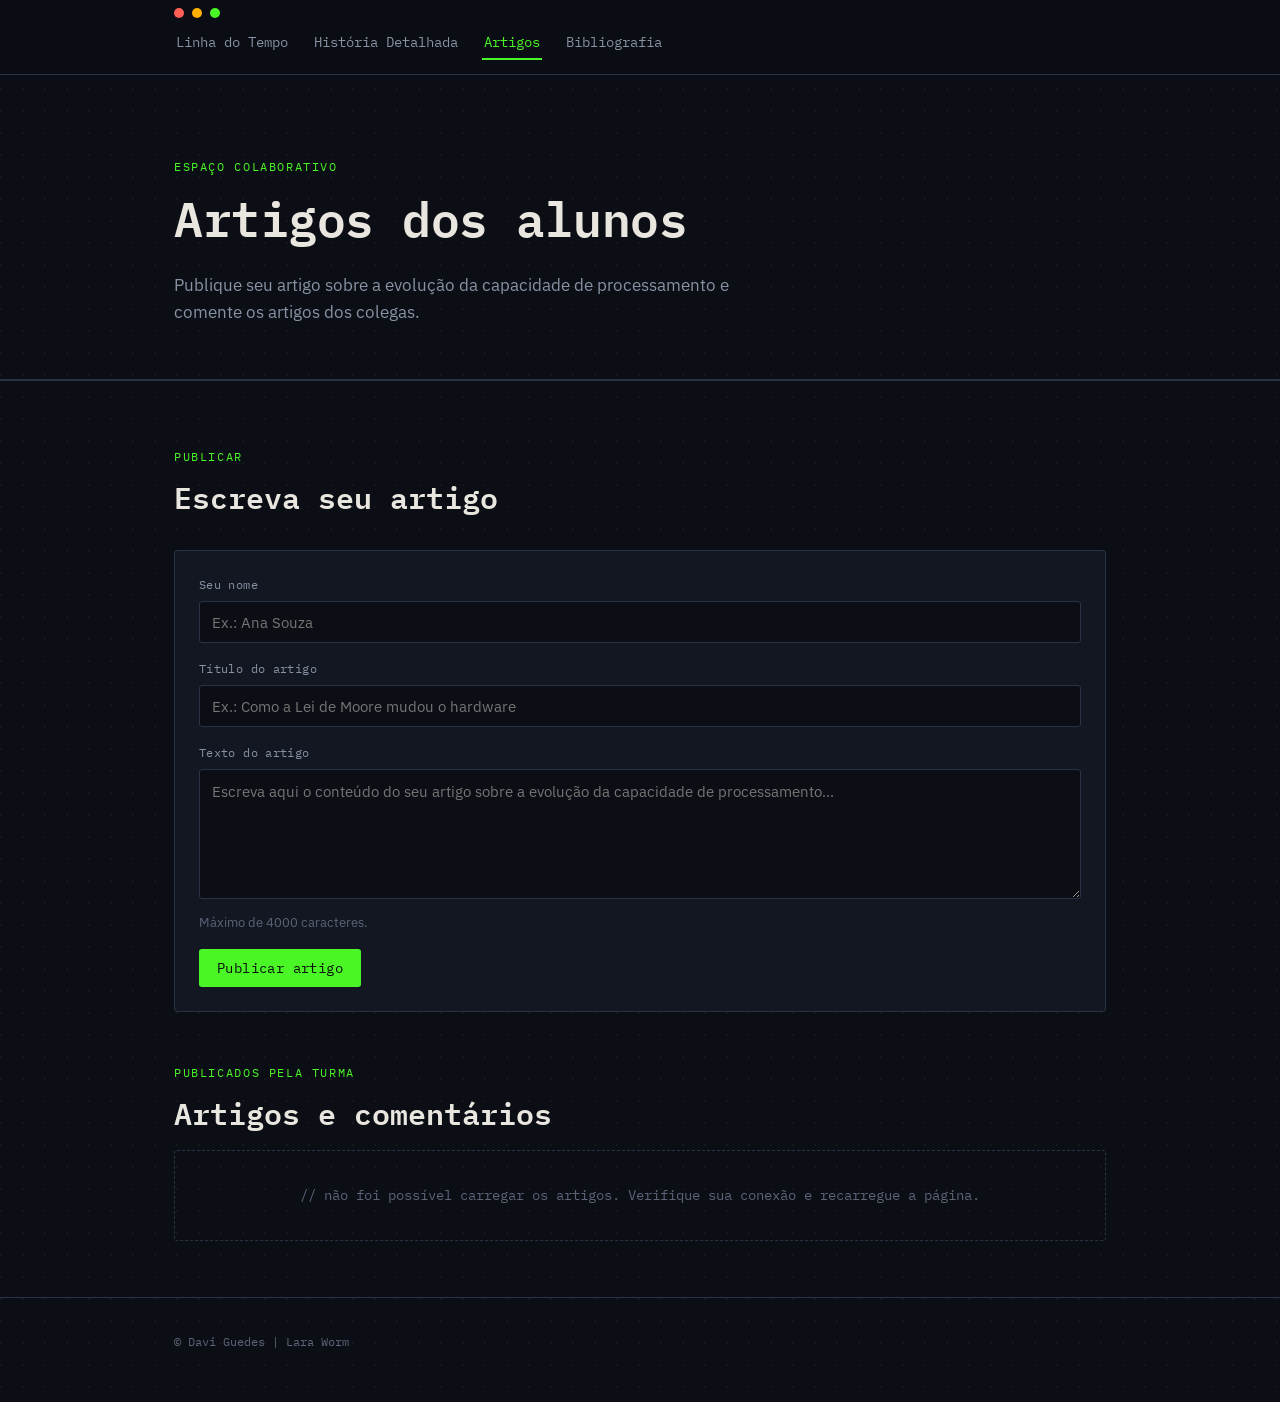
<file: artigos.html>
<!DOCTYPE html>
<html lang="pt-BR">
<head>
<meta charset="UTF-8" />
<meta name="viewport" content="width=device-width, initial-scale=1.0" />
<title>Artigos</title>
<meta name="description" content="Espaço para alunos publicarem artigos sobre a evolução da capacidade de processamento e comentarem os artigos dos colegas." />
<link rel="preconnect" href="https://fonts.googleapis.com">
<link rel="preconnect" href="https://fonts.gstatic.com" crossorigin>
<link href="https://fonts.googleapis.com/css2?family=IBM+Plex+Mono:wght@400;500;600;700&family=IBM+Plex+Sans:wght@400;500;600&display=swap" rel="stylesheet">
<link rel="stylesheet" href="style.css" />
</head>
<body>

<header class="terminal-nav">
  <div class="titlebar">
    <span class="dot red"></span><span class="dot yellow"></span><span class="dot green"></span>
  </div>
  <nav aria-label="Navegação principal">
    <a href="index.html">Linha do Tempo</a>
    <a href="historia.html">História Detalhada</a>
    <a href="artigos.html" aria-current="page">Artigos</a>
    <a href="bibliografia.html">Bibliografia</a>
  </nav>
</header>

<main>
  <section class="hero" style="padding-bottom:36px;">
    <div class="container">
      <p class="eyebrow">Espaço colaborativo</p>
      <h1>Artigos dos alunos</h1>
      <p class="hero-sub lede">
        Publique seu artigo sobre a evolução da capacidade de processamento e comente os artigos dos colegas.
      </p>
    </div>
  </section>

  <section>
    <div class="container">

      <div class="section-head">
        <p class="eyebrow">Publicar</p>
        <h2>Escreva seu artigo</h2>
      </div>

      <form id="article-form" class="form-card reveal">
        <div class="form-row">
          <label for="author">Seu nome</label>
          <input type="text" id="author" name="author" placeholder="Ex.: Ana Souza" maxlength="60" required />
        </div>
        <div class="form-row">
          <label for="title">Título do artigo</label>
          <input type="text" id="title" name="title" placeholder="Ex.: Como a Lei de Moore mudou o hardware" maxlength="120" required />
        </div>
        <div class="form-row">
          <label for="body">Texto do artigo</label>
          <textarea id="body" name="body" placeholder="Escreva aqui o conteúdo do seu artigo sobre a evolução da capacidade de processamento..." maxlength="4000" required></textarea>
          <p class="form-hint">Máximo de 4000 caracteres.</p>
        </div>
        <button type="submit" class="btn">Publicar artigo</button>
      </form>

      <div class="feed-head">
        <div>
          <p class="eyebrow">Publicados pela turma</p>
          <h2 style="margin-bottom:0;">Artigos e comentários</h2>
        </div>
      </div>

      <div id="articles-feed" aria-live="polite">
        <div class="empty-state">// carregando artigos...</div>
      </div>

    </div>
  </section>
</main>

<footer>
  <div class="container">
    <p>&copy; Davi Guedes  |  Lara Worm</p>
  </div>
</footer>

<script src="script.js"></script>
</body>
</html>
</file>
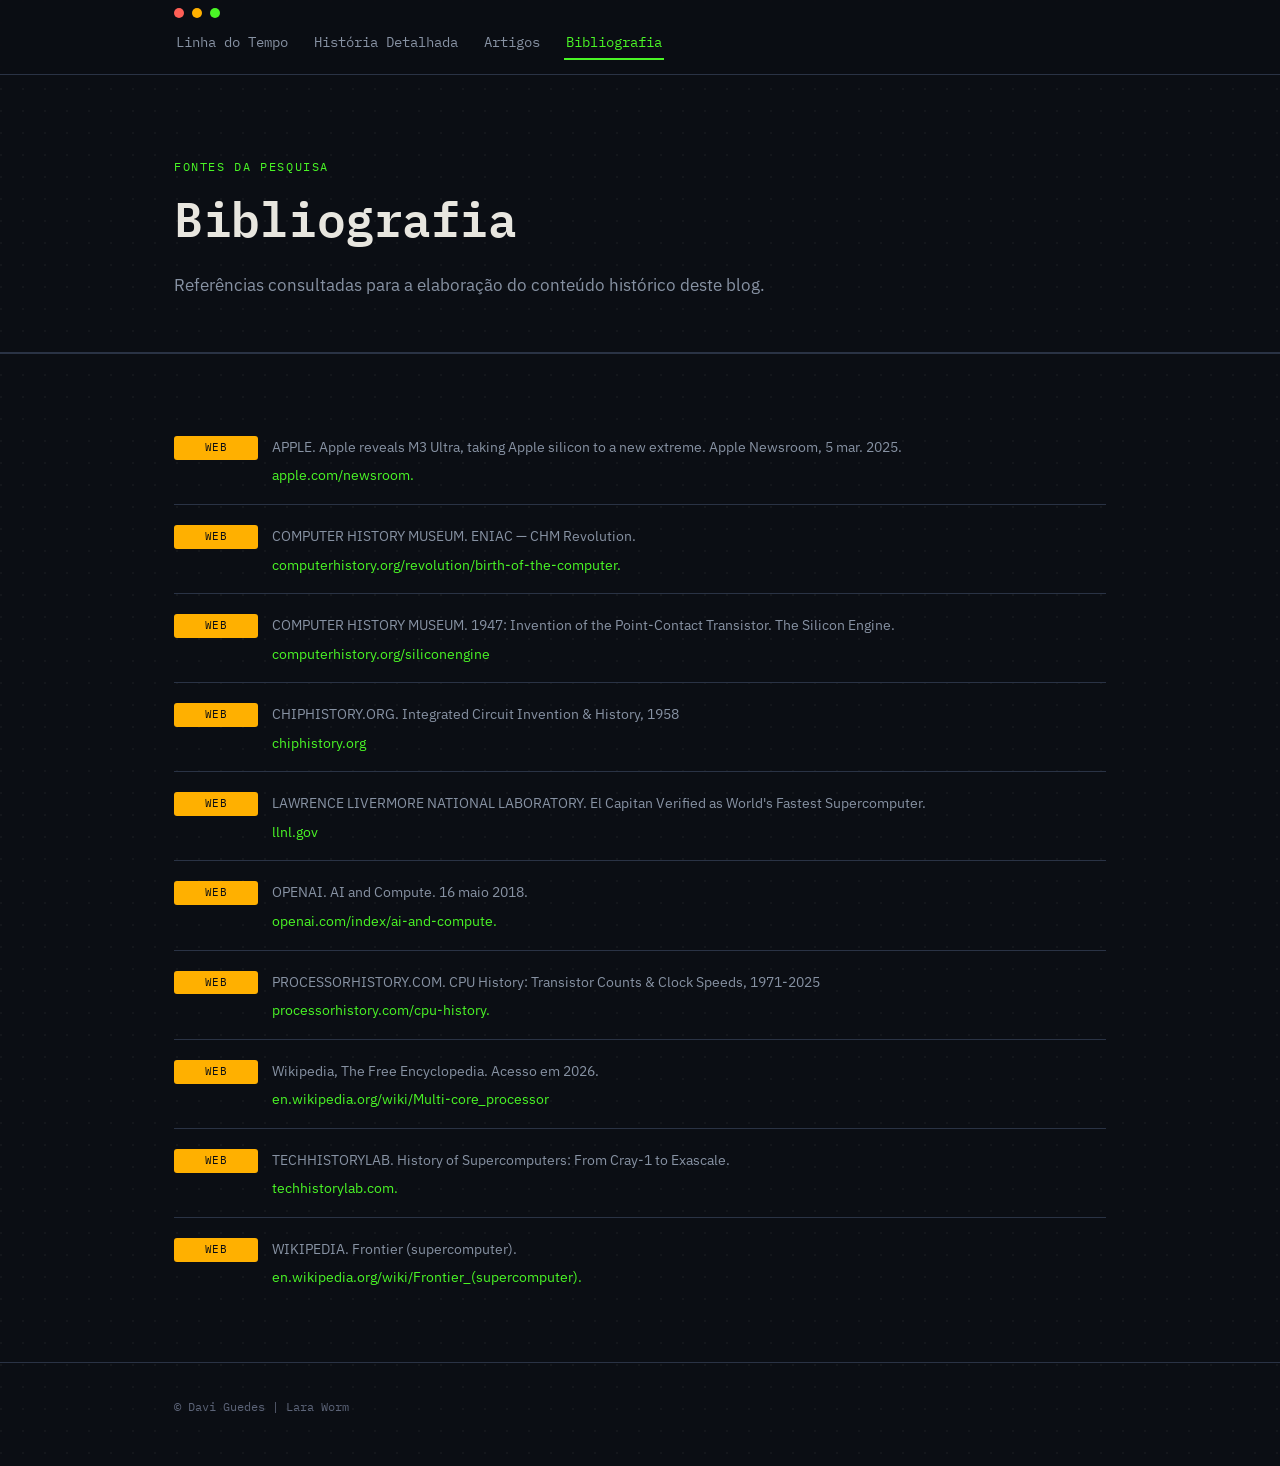
<file: bibliografia.html>
<!DOCTYPE html>
<html lang="pt-BR">
<head>
<meta charset="UTF-8" />
<meta name="viewport" content="width=device-width, initial-scale=1.0" />
<title>Bibliografia</title>
<meta name="description" content="Fontes e referências utilizadas na construção do blog sobre a evolução da capacidade de processamento." />
<link rel="preconnect" href="https://fonts.googleapis.com">
<link rel="preconnect" href="https://fonts.gstatic.com" crossorigin>
<link href="https://fonts.googleapis.com/css2?family=IBM+Plex+Mono:wght@400;500;600;700&family=IBM+Plex+Sans:wght@400;500;600&display=swap" rel="stylesheet">
<link rel="stylesheet" href="style.css" />
</head>
<body>

<header class="terminal-nav">
  <div class="titlebar">
    <span class="dot red"></span><span class="dot yellow"></span><span class="dot green"></span>
  </div>
  <nav aria-label="Navegação principal">
    <a href="index.html">Linha do Tempo</a>
    <a href="historia.html">História Detalhada</a>
    <a href="artigos.html">Artigos</a>
    <a href="bibliografia.html" aria-current="page">Bibliografia</a>
  </nav>
</header>

<main>
  <section class="hero" style="padding-bottom:36px;">
    <div class="container">
      <p class="eyebrow">Fontes da pesquisa</p>
      <h1>Bibliografia</h1>
      <p class="hero-sub lede">
        Referências consultadas para a elaboração do conteúdo histórico deste blog.
      </p>
    </div>
  </section>

  <section>
    <div class="container">

      <div class="biblio-list">

        <div class="biblio-item reveal">
          <span class="biblio-tag">WEB</span>
          <div>
            <p class="biblio-meta">APPLE. Apple reveals M3 Ultra, taking Apple silicon to a new extreme. Apple Newsroom, 5 mar. 2025.</p>
            <a href="https://www.apple.com/newsroom./" target="_blank" rel="noopener">apple.com/newsroom.</a>
          </div>
        </div>

        <div class="biblio-item reveal">
          <span class="biblio-tag">WEB</span>
          <div>
            <p class="biblio-meta">COMPUTER HISTORY MUSEUM. ENIAC — CHM Revolution.</p>
            <a href="https://computerhistory.org/" target="_blank" rel="noopener">computerhistory.org/revolution/birth-of-the-computer.</a>
          </div>
        </div>

        <div class="biblio-item reveal">
          <span class="biblio-tag">WEB</span>
          <div>
            <p class="biblio-meta">COMPUTER HISTORY MUSEUM. 1947: Invention of the Point-Contact Transistor. The Silicon Engine.</p>
            <a href="https://www.computerhistory.org/siliconengine/" target="_blank" rel="noopener">computerhistory.org/siliconengine</a>
          </div>
        </div>

        <div class="biblio-item reveal">
          <span class="biblio-tag">WEB</span>
          <div>
            <p class="biblio-meta">CHIPHISTORY.ORG. Integrated Circuit Invention & History, 1958</p>
            <a href=" https://www.chiphistory.org/" target="_blank" rel="noopener"> chiphistory.org</a>
          </div>
        </div>

        <div class="biblio-item reveal">
          <span class="biblio-tag">WEB</span>
          <div>
            <p class="biblio-meta">LAWRENCE LIVERMORE NATIONAL LABORATORY. El Capitan Verified as World's Fastest Supercomputer.</p>
            <a href="https://www.llnl.gov/" target="_blank" rel="noopener">llnl.gov</a>
          </div>
        </div>

        <div class="biblio-item reveal">
          <span class="biblio-tag">WEB</span>
          <div>
            <p class="biblio-meta">OPENAI. AI and Compute. 16 maio 2018.</p>
            <a href="https://openai.com/index/ai-and-compute/" rel="noopener">openai.com/index/ai-and-compute.</a>
          </div>
        </div>

        <div class="biblio-item reveal">
          <span class="biblio-tag">WEB</span>
          <div>
            <p class="biblio-meta">PROCESSORHISTORY.COM. CPU History: Transistor Counts & Clock Speeds, 1971-2025</p>
            <a href="https://processorhistory.com/cpu-history/" target="_blank" rel="noopener">processorhistory.com/cpu-history.</a>
          </div>
        </div>

        <div class="biblio-item reveal">
          <span class="biblio-tag">WEB</span>
          <div>
            <p class="biblio-meta">Wikipedia, The Free Encyclopedia. Acesso em 2026.</p>
            <a href="https://en.wikipedia.org/wiki/Multi-core_processor" target="_blank" rel="noopener">en.wikipedia.org/wiki/Multi-core_processor</a>
          </div>
        </div>

        <div class="biblio-item reveal">
          <span class="biblio-tag">WEB</span>
          <div>
            <p class="biblio-meta">TECHHISTORYLAB. History of Supercomputers: From Cray-1 to Exascale.</p>
            <a href="https://techhistorylab.com/" target="_blank" rel="noopener">techhistorylab.com.</a>
          </div>
        </div>

        <div class="biblio-item reveal">
          <span class="biblio-tag">WEB</span>
          <div>
            <p class="biblio-meta">WIKIPEDIA. Frontier (supercomputer).</p>
            <a href="https://en.wikipedia.org/wiki/Frontier_(supercomputer)" target="_blank" rel="noopener">en.wikipedia.org/wiki/Frontier_(supercomputer).</a>
          </div>
        </div>

      </div>

    </div>
  </section>
</main>

<footer>
  <div class="container">
    <p>&copy; Davi Guedes  |  Lara Worm</p>
  </div>
</footer>

<script src="script.js"></script>
</body>
</html>
</file>
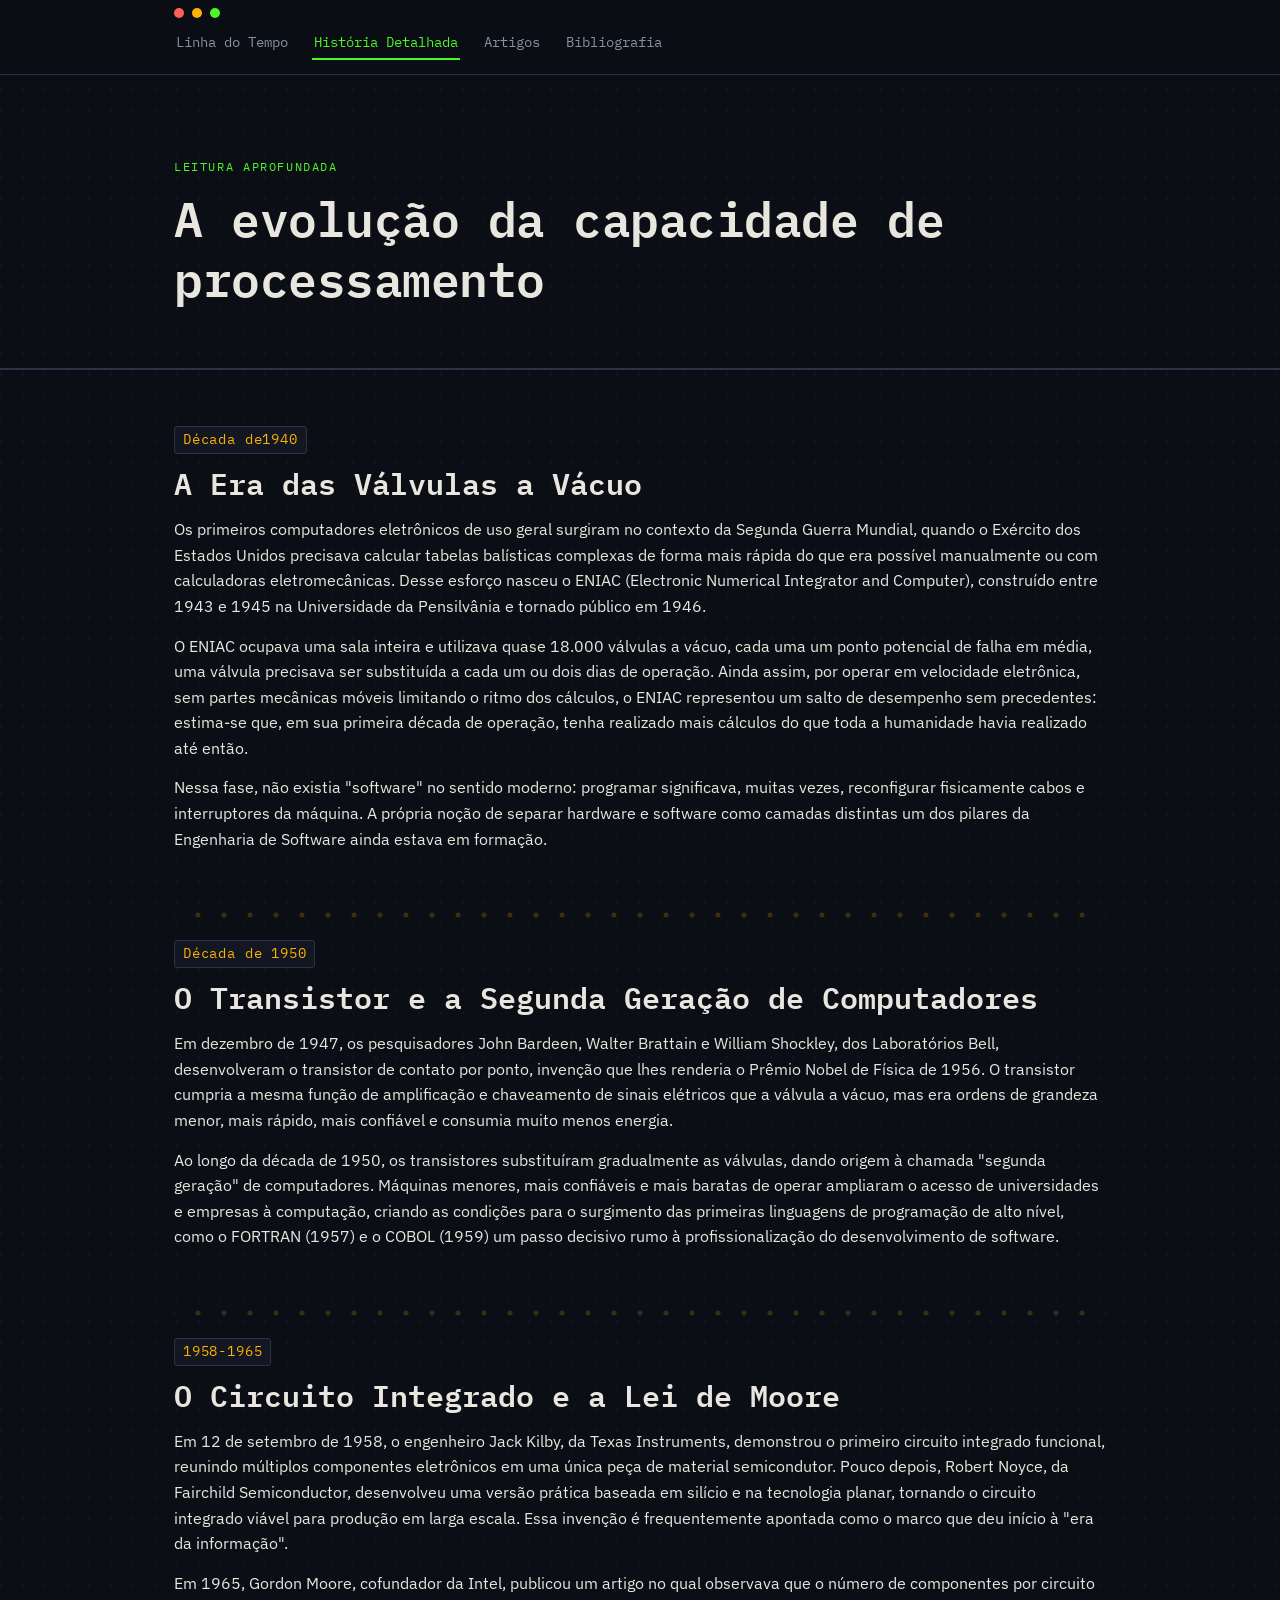
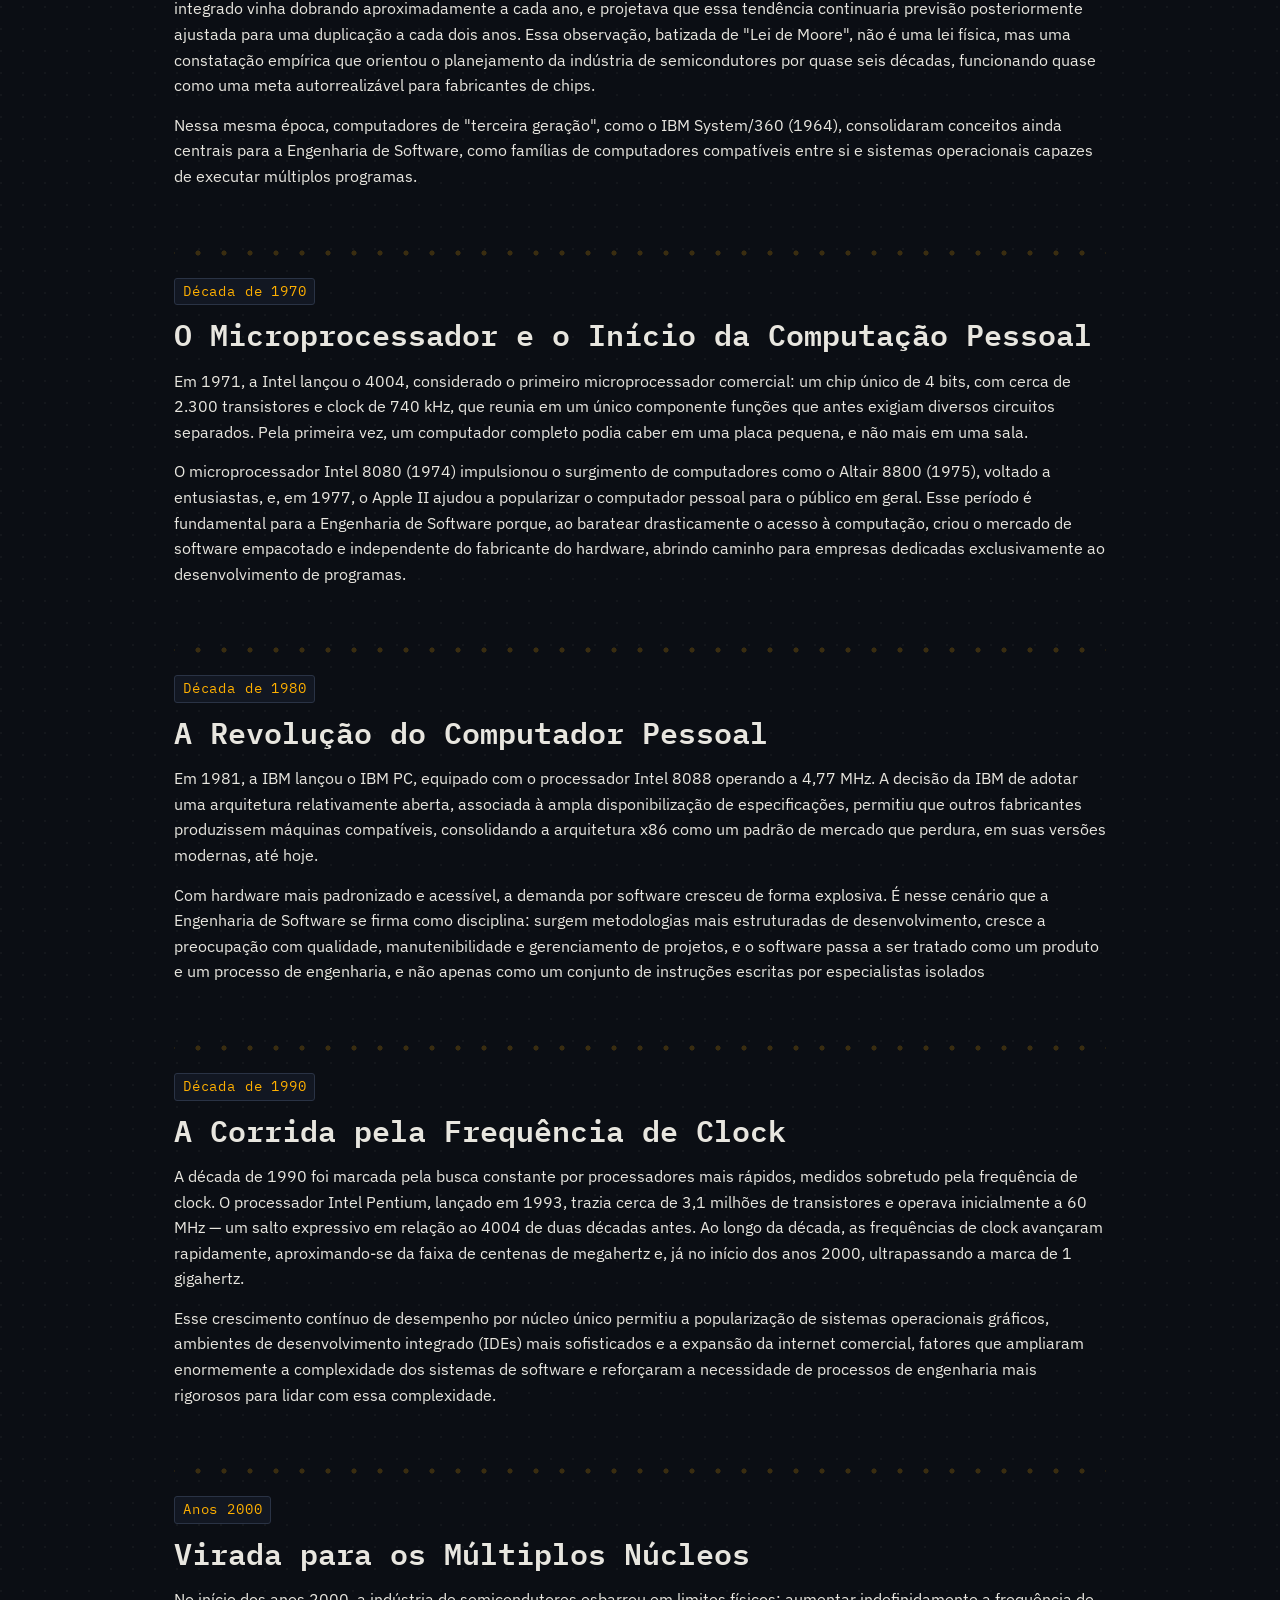
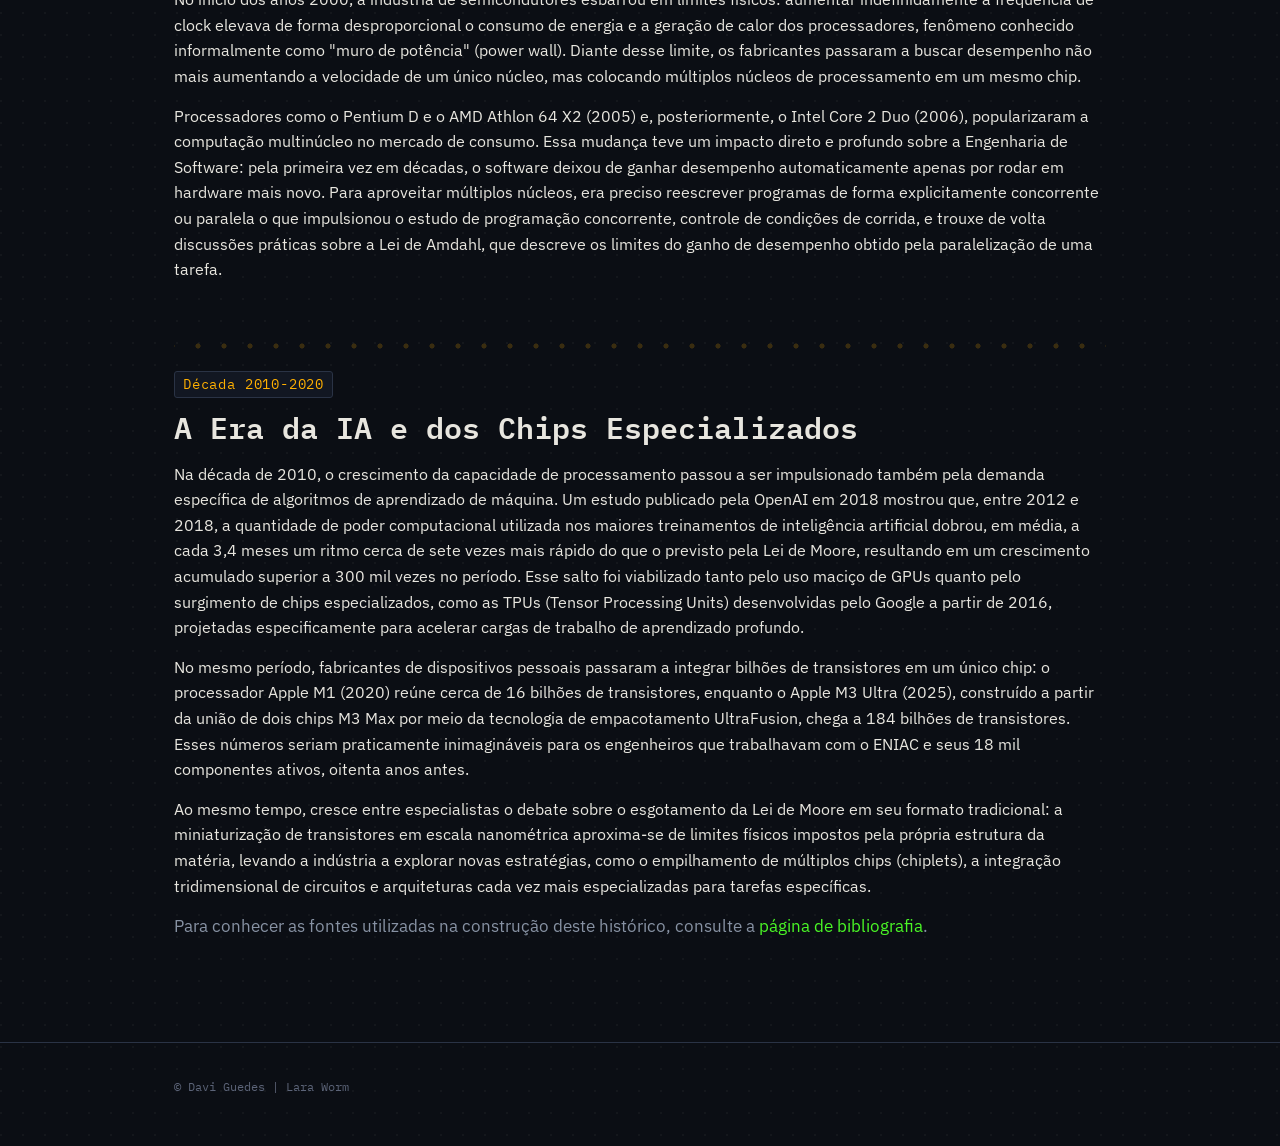
<file: historia.html>
<!DOCTYPE html>
<html lang="pt-BR">
<head>
<meta charset="UTF-8" />
<meta name="viewport" content="width=device-width, initial-scale=1.0" />
<title>História Detalhada</title>
<meta name="description" content="Texto histórico detalhado sobre a evolução da capacidade de processamento dos computadores." />
<link rel="preconnect" href="https://fonts.googleapis.com">
<link rel="preconnect" href="https://fonts.gstatic.com" crossorigin>
<link href="https://fonts.googleapis.com/css2?family=IBM+Plex+Mono:wght@400;500;600;700&family=IBM+Plex+Sans:wght@400;500;600&display=swap" rel="stylesheet">
<link rel="stylesheet" href="style.css" />
</head>
<body>

<header class="terminal-nav">
  <div class="titlebar">
    <span class="dot red"></span><span class="dot yellow"></span><span class="dot green"></span>
  </div>
  <nav aria-label="Navegação principal">
    <a href="index.html">Linha do Tempo</a>
    <a href="historia.html" aria-current="page">História Detalhada</a>
    <a href="artigos.html">Artigos</a>
    <a href="bibliografia.html">Bibliografia</a>
  </nav>
</header>

<main>
  <section class="hero" style="padding-bottom:36px;">
    <div class="container">
      <p class="eyebrow">Leitura aprofundada</p>
      <h1>A evolução da capacidade de processamento</h1>
    </div>
  </section>

  <section>
    <div class="container">

      <div class="article-block reveal">
        <span class="timeline-year"> Década de1940</span>
        <h2> A Era das Válvulas a Vácuo</h2>
        <p>
          Os primeiros computadores eletrônicos de uso geral surgiram no contexto da Segunda Guerra
          Mundial, quando o Exército dos Estados Unidos precisava calcular tabelas balísticas complexas
          de forma mais rápida do que era possível manualmente ou com calculadoras eletromecânicas.
          Desse esforço nasceu o ENIAC (Electronic Numerical Integrator and Computer), construído
          entre 1943 e 1945 na Universidade da Pensilvânia e tornado público em 1946.
        </p>
        <p>
          O ENIAC ocupava uma sala inteira e utilizava quase 18.000 válvulas a vácuo, cada uma um
          ponto potencial de falha em média, uma válvula precisava ser substituída a cada um ou dois
          dias de operação. Ainda assim, por operar em velocidade eletrônica, sem partes mecânicas
          móveis limitando o ritmo dos cálculos, o ENIAC representou um salto de desempenho sem
          precedentes: estima-se que, em sua primeira década de operação, tenha realizado mais
          cálculos do que toda a humanidade havia realizado até então.
        </p>
        <p>
          Nessa fase, não existia "software" no sentido moderno: programar significava, muitas vezes,
          reconfigurar fisicamente cabos e interruptores da máquina. A própria noção de separar
          hardware e software como camadas distintas um dos pilares da Engenharia de Software 
          ainda estava em formação.
        </p>
      </div>

      <div class="punchcard-divider" aria-hidden="true"></div>

      <div class="article-block reveal">
        <span class="timeline-year"> Década de 1950</span>
        <h2>O Transistor e a Segunda Geração de Computadores</h2>
        <p>
          Em dezembro de 1947, os pesquisadores John Bardeen, Walter Brattain e William Shockley,
          dos Laboratórios Bell, desenvolveram o transistor de contato por ponto, invenção que lhes
          renderia o Prêmio Nobel de Física de 1956. O transistor cumpria a mesma função de
          amplificação e chaveamento de sinais elétricos que a válvula a vácuo, mas era ordens de
          grandeza menor, mais rápido, mais confiável e consumia muito menos energia.
        </p>
        <p>
         Ao longo da década de 1950, os transistores substituíram gradualmente as válvulas, dando
         origem à chamada "segunda geração" de computadores. Máquinas menores, mais confiáveis e
         mais baratas de operar ampliaram o acesso de universidades e empresas à computação,
         criando as condições para o surgimento das primeiras linguagens de programação de alto nível,
         como o FORTRAN (1957) e o COBOL (1959) um passo decisivo rumo à profissionalização
         do desenvolvimento de software.
        </p>
      </div>

      <div class="punchcard-divider" aria-hidden="true"></div>

      <div class="article-block reveal">
        <span class="timeline-year">1958-1965</span>
        <h2>O Circuito Integrado e a Lei de Moore</h2>
        <p>
        Em 12 de setembro de 1958, o engenheiro Jack Kilby, da Texas Instruments, demonstrou o
        primeiro circuito integrado funcional, reunindo múltiplos componentes eletrônicos em uma única
        peça de material semicondutor. Pouco depois, Robert Noyce, da Fairchild Semiconductor,
        desenvolveu uma versão prática baseada em silício e na tecnologia planar, tornando o circuito
        integrado viável para produção em larga escala. Essa invenção é frequentemente apontada
        como o marco que deu início à "era da informação".
        </p>
        <p>
        Em 1965, Gordon Moore, cofundador da Intel, publicou um artigo no qual observava que o
        número de componentes por circuito integrado vinha dobrando aproximadamente a cada ano, e
        projetava que essa tendência continuaria previsão posteriormente ajustada para uma
        duplicação a cada dois anos. Essa observação, batizada de "Lei de Moore", não é uma lei
        física, mas uma constatação empírica que orientou o planejamento da indústria de
        semicondutores por quase seis décadas, funcionando quase como uma meta autorrealizável
        para fabricantes de chips.

        </p>
        <p>
          Nessa mesma época, computadores de "terceira geração", como o IBM System/360 (1964),
          consolidaram conceitos ainda centrais para a Engenharia de Software, como famílias de
          computadores compatíveis entre si e sistemas operacionais capazes de executar múltiplos
          programas.
        </p>
       
      </div>

      <div class="punchcard-divider" aria-hidden="true"></div>

      <div class="article-block reveal">
        <span class="timeline-year">Década de 1970</span>
        <h2>O Microprocessador e o Início da Computação Pessoal</h2>
        <p>
         Em 1971, a Intel lançou o 4004, considerado o primeiro microprocessador comercial: um chip
         único de 4 bits, com cerca de 2.300 transistores e clock de 740 kHz, que reunia em um único
         componente funções que antes exigiam diversos circuitos separados. Pela primeira vez, um
         computador completo podia caber em uma placa pequena, e não mais em uma sala.

        </p>
        <p>
         O microprocessador Intel 8080 (1974) impulsionou o surgimento de computadores como o Altair
         8800 (1975), voltado a entusiastas, e, em 1977, o Apple II ajudou a popularizar o computador
         pessoal para o público em geral. Esse período é fundamental para a Engenharia de Software
         porque, ao baratear drasticamente o acesso à computação, criou o mercado de software
         empacotado e independente do fabricante do hardware, abrindo caminho para empresas
         dedicadas exclusivamente ao desenvolvimento de programas.
        </p>
      </div>

      <div class="punchcard-divider" aria-hidden="true"></div>

      <div class="article-block reveal">
        <span class="timeline-year">Década de 1980</span>
        <h2>A Revolução do Computador Pessoal</h2>
        <p>
          Em 1981, a IBM lançou o IBM PC, equipado com o processador Intel 8088 operando a 4,77
          MHz. A decisão da IBM de adotar uma arquitetura relativamente aberta, associada à ampla
          disponibilização de especificações, permitiu que outros fabricantes produzissem máquinas
          compatíveis, consolidando a arquitetura x86 como um padrão de mercado que perdura, em
          suas versões modernas, até hoje.
        </p>
        <p>
          Com hardware mais padronizado e acessível, a demanda por software cresceu de forma
          explosiva. É nesse cenário que a Engenharia de Software se firma como disciplina: surgem
          metodologias mais estruturadas de desenvolvimento, cresce a preocupação com qualidade,
          manutenibilidade e gerenciamento de projetos, e o software passa a ser tratado como um
          produto e um processo de engenharia, e não apenas como um conjunto de instruções escritas
          por especialistas isolados
        </p>
      </div>

      <div class="punchcard-divider" aria-hidden="true"></div>

      <div class="article-block reveal">
        <span class="timeline-year"> Década de 1990 </span>
        <h2>A Corrida pela Frequência de Clock</h2>
        <p>
        A década de 1990 foi marcada pela busca constante por processadores mais rápidos, medidos
        sobretudo pela frequência de clock. O processador Intel Pentium, lançado em 1993, trazia cerca
        de 3,1 milhões de transistores e operava inicialmente a 60 MHz — um salto expressivo em
        relação ao 4004 de duas décadas antes. Ao longo da década, as frequências de clock
        avançaram rapidamente, aproximando-se da faixa de centenas de megahertz e, já no início dos
        anos 2000, ultrapassando a marca de 1 gigahertz.
        </p>
        <p>
        Esse crescimento contínuo de desempenho por núcleo único permitiu a popularização de
        sistemas operacionais gráficos, ambientes de desenvolvimento integrado (IDEs) mais
        sofisticados e a expansão da internet comercial, fatores que ampliaram enormemente a
        complexidade dos sistemas de software e reforçaram a necessidade de processos de
        engenharia mais rigorosos para lidar com essa complexidade.
        </p>
      </div>

      <div class="punchcard-divider" aria-hidden="true"></div>

      <div class="article-block reveal">
        <span class="timeline-year">Anos 2000 </span>
        <h2>Virada para os Múltiplos Núcleos</h2>
        <p>
          No início dos anos 2000, a indústria de semicondutores esbarrou em limites físicos: aumentar
          indefinidamente a frequência de clock elevava de forma desproporcional o consumo de energia
          e a geração de calor dos processadores, fenômeno conhecido informalmente como "muro de
          potência" (power wall). Diante desse limite, os fabricantes passaram a buscar desempenho não
          mais aumentando a velocidade de um único núcleo, mas colocando múltiplos núcleos de
          processamento em um mesmo chip.
        </p>
        <p>
         Processadores como o Pentium D e o AMD Athlon 64 X2 (2005) e, posteriormente, o Intel Core
         2 Duo (2006), popularizaram a computação multinúcleo no mercado de consumo. Essa
         mudança teve um impacto direto e profundo sobre a Engenharia de Software: pela primeira vez
         em décadas, o software deixou de ganhar desempenho automaticamente apenas por rodar em
         hardware mais novo. Para aproveitar múltiplos núcleos, era preciso reescrever programas de
         forma explicitamente concorrente ou paralela o que impulsionou o estudo de programação
         concorrente, controle de condições de corrida, e trouxe de volta discussões práticas sobre a Lei
         de Amdahl, que descreve os limites do ganho de desempenho obtido pela paralelização de uma tarefa.
        </p>
      </div>

      <div class="punchcard-divider" aria-hidden="true"></div>

      <div class="article-block reveal">
        <span class="timeline-year">Década 2010-2020</span>
        <h2>A Era da IA e dos Chips Especializados</h2>
        <p>
          Na década de 2010, o crescimento da capacidade de processamento passou a ser
          impulsionado também pela demanda específica de algoritmos de aprendizado de máquina. Um
          estudo publicado pela OpenAI em 2018 mostrou que, entre 2012 e 2018, a quantidade de poder
          computacional utilizada nos maiores treinamentos de inteligência artificial dobrou, em média, a
          cada 3,4 meses um ritmo cerca de sete vezes mais rápido do que o previsto pela Lei de
          Moore, resultando em um crescimento acumulado superior a 300 mil vezes no período. Esse
          salto foi viabilizado tanto pelo uso maciço de GPUs quanto pelo surgimento de chips
          especializados, como as TPUs (Tensor Processing Units) desenvolvidas pelo Google a partir de
          2016, projetadas especificamente para acelerar cargas de trabalho de aprendizado profundo.
        </p>
        <p>
          No mesmo período, fabricantes de dispositivos pessoais passaram a integrar bilhões de
          transistores em um único chip: o processador Apple M1 (2020) reúne cerca de 16 bilhões de
          transistores, enquanto o Apple M3 Ultra (2025), construído a partir da união de dois chips M3
          Max por meio da tecnologia de empacotamento UltraFusion, chega a 184 bilhões de
          transistores. Esses números seriam praticamente inimagináveis para os engenheiros que
          trabalhavam com o ENIAC e seus 18 mil componentes ativos, oitenta anos antes.
        </p>
        <p>
          Ao mesmo tempo, cresce entre especialistas o debate sobre o esgotamento da Lei de Moore
          em seu formato tradicional: a miniaturização de transistores em escala nanométrica
          aproxima-se de limites físicos impostos pela própria estrutura da matéria, levando a indústria a
          explorar novas estratégias, como o empilhamento de múltiplos chips (chiplets), a integração
          tridimensional de circuitos e arquiteturas cada vez mais especializadas para tarefas específicas.

        </p>
        <p class="lede">
          Para conhecer as fontes utilizadas na construção deste histórico, consulte a
          <a href="bibliografia.html">página de bibliografia</a>.
        </p>
      </div>

    </div>
  </section>
</main>

<footer>
  <div class="container">
    <p>&copy; Davi Guedes  |  Lara Worm</p>
  </div>
</footer>

<script src="script.js"></script>
</body>
</html>
</file>
<file: style.css>
/* =========================================================
   BLOG — Evolução na Capacidade de Processamento
   Identidade: terminal de época / cartão perfurado
   Fontes: IBM Plex Mono (display/labels) + IBM Plex Sans (corpo)
   ========================================================= */

:root {
  --bg: #0b0e14;
  --panel: #121722;
  --panel-alt: #171d2b;
  --panel-raised: #1c2333;
  --text: #e8e6df;
  --muted: #8792a3;
  --muted-dim: #5c6478;
  --phosphor: #4af626;
  --phosphor-dim: #2f8c18;
  --amber: #ffb000;
  --wire: #2a3345;
  --danger: #ff5f56;

  --font-display: 'IBM Plex Mono', monospace;
  --font-body: 'IBM Plex Sans', sans-serif;

  --radius: 3px;
}

* { box-sizing: border-box; }

html { scroll-behavior: smooth; }

@media (prefers-reduced-motion: reduce) {
  html { scroll-behavior: auto; }
  * { animation-duration: 0.01ms !important; animation-iteration-count: 1 !important; transition-duration: 0.01ms !important; }
}

body {
  margin: 0;
  background: var(--bg);
  color: var(--text);
  font-family: var(--font-body);
  font-size: 16px;
  line-height: 1.6;
  background-image:
    radial-gradient(circle at 1px 1px, rgba(255,255,255,0.035) 1px, transparent 0);
  background-size: 22px 22px;
}

a { color: var(--phosphor); text-decoration: none; }
a:hover { text-decoration: underline; }

::selection { background: var(--phosphor-dim); color: #08130a; }

:focus-visible {
  outline: 2px solid var(--amber);
  outline-offset: 2px;
}

img { max-width: 100%; display: block; }

/* ---------- utilitários de tipografia ---------- */
.eyebrow {
  font-family: var(--font-display);
  text-transform: uppercase;
  letter-spacing: 0.14em;
  font-size: 0.72rem;
  color: var(--phosphor);
}

h1, h2, h3 {
  font-family: var(--font-display);
  font-weight: 600;
  line-height: 1.25;
  margin: 0 0 0.5em 0;
}

h1 { font-size: clamp(1.9rem, 4vw, 3rem); letter-spacing: -0.01em; }
h2 { font-size: clamp(1.4rem, 2.6vw, 1.9rem); color: var(--text); }
h3 { font-size: 1.1rem; color: var(--phosphor); }

p { color: var(--text); }
.lede { color: var(--muted); font-size: 1.05rem; }

.container {
  max-width: 980px;
  margin: 0 auto;
  padding: 0 24px;
}

/* ---------- barra de navegação estilo janela de terminal ---------- */
.terminal-nav {
  position: sticky;
  top: 0;
  z-index: 50;
  background: rgba(11, 14, 20, 0.92);
  backdrop-filter: blur(6px);
  border-bottom: 1px solid var(--wire);
}

.terminal-nav .titlebar {
  display: flex;
  align-items: center;
  gap: 8px;
  padding: 8px 24px 0 24px;
  max-width: 980px;
  margin: 0 auto;
}

.dot { width: 10px; height: 10px; border-radius: 50%; display: inline-block; }
.dot.red { background: var(--danger); }
.dot.yellow { background: var(--amber); }
.dot.green { background: var(--phosphor); }

.titlebar-label {
  margin-left: 10px;
  font-family: var(--font-display);
  font-size: 0.72rem;
  color: var(--muted-dim);
  letter-spacing: 0.04em;
}

.terminal-nav nav {
  max-width: 980px;
  margin: 0 auto;
  padding: 10px 24px 14px 24px;
  display: flex;
  gap: 22px;
  flex-wrap: wrap;
}

.terminal-nav nav a {
  font-family: var(--font-display);
  font-size: 0.85rem;
  color: var(--muted);
  padding: 4px 2px;
  border-bottom: 2px solid transparent;
}

.terminal-nav nav a::before {
  color: var(--muted-dim);
}

.terminal-nav nav a:hover,
.terminal-nav nav a[aria-current="page"] {
  color: var(--phosphor);
  text-decoration: none;
  border-bottom-color: var(--phosphor);
}

/* ---------- hero ---------- */
.hero {
  padding: 72px 0 56px 0;
  border-bottom: 1px solid var(--wire);
  position: relative;
  overflow: hidden;
}

.hero .container { position: relative; z-index: 1; }

.crt-frame {
  background: var(--panel);
  border: 1px solid var(--wire);
  border-radius: var(--radius);
  padding: 22px 26px;
  box-shadow: 0 0 0 1px rgba(74,246,38,0.05), 0 20px 60px rgba(0,0,0,0.45);
  font-family: var(--font-display);
}

.crt-frame .prompt-line {
  color: var(--muted-dim);
  font-size: 0.8rem;
  margin-bottom: 10px;
}

.crt-frame .prompt-line .path { color: var(--phosphor-dim); }

#typed-output {
  color: var(--phosphor);
  white-space: pre-wrap;
  font-size: clamp(1.1rem, 2.3vw, 1.55rem);
  line-height: 1.5;
  min-height: 4.5em;
}

.cursor {
  display: inline-block;
  width: 0.55em;
  height: 1em;
  background: var(--phosphor);
  vertical-align: text-bottom;
  animation: blink 1s steps(1) infinite;
}

@keyframes blink { 50% { opacity: 0; } }

.hero-sub {
  margin-top: 20px;
  max-width: 60ch;
}

/* ---------- seções gerais ---------- */
section { padding: 56px 0; }
section + section { border-top: 1px solid var(--wire); }

.section-head { margin-bottom: 34px; max-width: 62ch; }

/* ---------- linha do tempo ---------- */
.timeline {
  position: relative;
  margin-top: 20px;
  padding-left: 28px;
  border-left: 2px dashed var(--wire);
}

.timeline-item {
  position: relative;
  padding: 4px 0 42px 26px;
}

.timeline-item:last-child { padding-bottom: 4px; }

.timeline-item::before {
  content: '';
  position: absolute;
  left: -37px;
  top: 6px;
  width: 12px;
  height: 12px;
  border-radius: 50%;
  background: var(--bg);
  border: 2px solid var(--phosphor);
}

.timeline-year {
  font-family: var(--font-display);
  color: var(--amber);
  font-size: 0.85rem;
  letter-spacing: 0.06em;
  display: inline-block;
  margin-bottom: 6px;
  padding: 2px 8px;
  border: 1px solid var(--wire);
  border-radius: var(--radius);
  background: var(--panel);
}

.timeline-item h3 { margin-bottom: 6px; }
.timeline-item p { color: var(--muted); margin: 0 0 8px 0; }

.metric-chip {
  display: inline-flex;
  gap: 6px;
  align-items: baseline;
  font-family: var(--font-display);
  font-size: 0.78rem;
  color: var(--phosphor-dim);
  background: rgba(74,246,38,0.06);
  border: 1px solid rgba(74,246,38,0.25);
  border-radius: var(--radius);
  padding: 3px 8px;
  margin-top: 4px;
}

/* animação de revelação no scroll */
.reveal {
  opacity: 0;
  transform: translateY(14px);
  transition: opacity 0.5s ease, transform 0.5s ease;
}
.reveal.is-visible { opacity: 1; transform: translateY(0); }

/* ---------- cartão perfurado (divisor decorativo) ---------- */
.punchcard-divider {
  height: 34px;
  margin: 0 0 8px 0;
  background-image: radial-gradient(circle, rgba(255,176,0,0.35) 2.5px, transparent 2.6px);
  background-size: 26px 26px;
  background-position: center;
  opacity: 0.55;
}

/* ---------- artigos detalhados (história) ---------- */
.article-block { margin-bottom: 46px; }
.article-block .timeline-year { margin-bottom: 10px; }
.article-block p { margin: 0 0 14px 0; }
.article-block ul { color: var(--text); padding-left: 20px; }
.article-block li { margin-bottom: 6px; }

.callout {
  border-left: 3px solid var(--phosphor);
  background: var(--panel);
  padding: 14px 18px;
  border-radius: 0 var(--radius) var(--radius) 0;
  margin: 18px 0;
}
.callout p { margin: 0; color: var(--muted); font-size: 0.95rem; }
.callout strong { color: var(--phosphor); }

/* ---------- formulários (página de artigos dos alunos) ---------- */
.form-card, .article-card, .comment-card {
  background: var(--panel);
  border: 1px solid var(--wire);
  border-radius: var(--radius);
  padding: 24px;
}

.form-card { margin-bottom: 20px; }

.form-row { margin-bottom: 16px; }

label {
  display: block;
  font-family: var(--font-display);
  font-size: 0.78rem;
  color: var(--muted);
  margin-bottom: 6px;
  letter-spacing: 0.03em;
}

input[type="text"], textarea {
  width: 100%;
  background: var(--bg);
  border: 1px solid var(--wire);
  border-radius: var(--radius);
  color: var(--text);
  font-family: var(--font-body);
  font-size: 0.95rem;
  padding: 10px 12px;
  resize: vertical;
}

input[type="text"]:focus, textarea:focus {
  border-color: var(--phosphor-dim);
}

textarea { min-height: 130px; line-height: 1.5; }

.btn {
  font-family: var(--font-display);
  font-size: 0.85rem;
  letter-spacing: 0.03em;
  background: var(--phosphor);
  color: #08130a;
  border: none;
  border-radius: var(--radius);
  padding: 10px 18px;
  cursor: pointer;
  transition: transform 0.12s ease, background 0.12s ease;
}
.btn:hover { background: #6dfb44; }
.btn:active { transform: scale(0.97); }

.btn:disabled {
  opacity: 0.55;
  cursor: not-allowed;
  transform: none;
}

.btn-ghost {
  background: transparent;
  color: var(--muted);
  border: 1px solid var(--wire);
}
.btn-ghost:hover { color: var(--amber); border-color: var(--amber); background: transparent; }

.form-hint { color: var(--muted-dim); font-size: 0.8rem; margin-top: 6px; }

.feed-head {
  display: flex;
  align-items: baseline;
  justify-content: space-between;
  margin: 40px 0 18px 0;
  gap: 12px;
  flex-wrap: wrap;
}

.article-card { margin-bottom: 18px; }

.article-meta {
  font-family: var(--font-display);
  font-size: 0.75rem;
  color: var(--muted-dim);
  margin-bottom: 8px;
  display: flex;
  gap: 10px;
  flex-wrap: wrap;
}

.article-meta .author { color: var(--amber); }

.article-card h3 { margin-bottom: 8px; }
.article-body { color: var(--text); white-space: pre-wrap; margin-bottom: 16px; }

.comments-list { border-top: 1px dashed var(--wire); padding-top: 14px; margin-top: 14px; display: flex; flex-direction: column; gap: 10px; }

.comment-item {
  background: var(--panel-alt);
  border: 1px solid var(--wire);
  border-radius: var(--radius);
  padding: 10px 14px;
}

.comment-item .article-meta { margin-bottom: 4px; }
.comment-item p { margin: 0; font-size: 0.92rem; }

.comment-form { margin-top: 14px; display: flex; flex-direction: column; gap: 10px; }
.comment-form .inline-row { display: flex; gap: 10px; }
.comment-form .inline-row input { flex: 1; }

.empty-state {
  text-align: center;
  color: var(--muted-dim);
  font-family: var(--font-display);
  font-size: 0.85rem;
  padding: 34px 20px;
  border: 1px dashed var(--wire);
  border-radius: var(--radius);
}

.toast {
  position: fixed;
  bottom: 22px;
  right: 22px;
  background: var(--panel-raised);
  border: 1px solid var(--phosphor-dim);
  color: var(--phosphor);
  font-family: var(--font-display);
  font-size: 0.82rem;
  padding: 10px 16px;
  border-radius: var(--radius);
  opacity: 0;
  transform: translateY(8px);
  transition: opacity 0.25s ease, transform 0.25s ease;
  pointer-events: none;
  z-index: 100;
}
.toast.show { opacity: 1; transform: translateY(0); }

/* ---------- bibliografia ---------- */
.biblio-list { display: flex; flex-direction: column; gap: 4px; margin-top: 10px; }

.biblio-item {
  padding: 16px 0;
  border-bottom: 1px solid var(--wire);
  display: grid;
  grid-template-columns: 84px 1fr;
  gap: 14px;
}

.biblio-item:last-child { border-bottom: none; }

.biblio-tag {
  font-family: var(--font-display);
  font-size: 0.7rem;
  color: var(--bg);
  background: var(--amber);
  border-radius: var(--radius);
  height: fit-content;
  padding: 3px 6px;
  text-align: center;
  letter-spacing: 0.04em;
}

.biblio-item h3 { font-size: 1rem; margin-bottom: 4px; color: var(--text); }
.biblio-item .biblio-meta { color: var(--muted); font-size: 0.88rem; margin: 0 0 4px 0; }
.biblio-item a { font-size: 0.85rem; word-break: break-all; }

/* ---------- rodapé ---------- */
footer {
  border-top: 1px solid var(--wire);
  padding: 34px 0 50px 0;
}

footer .container {
  display: flex;
  justify-content: space-between;
  flex-wrap: wrap;
  gap: 12px;
}

footer p {
  font-family: var(--font-display);
  font-size: 0.75rem;
  color: var(--muted-dim);
  margin: 0;
}

/* ---------- responsivo ---------- */
@media (max-width: 640px) {
  .hero { padding: 52px 0 40px 0; }
  section { padding: 40px 0; }
  .biblio-item { grid-template-columns: 1fr; }
  .comment-form .inline-row { flex-direction: column; }
}
/* Adicione este bloco ao final do seu style.css */

.timeline-photo {
  margin: 14px 0;
  padding: 6px;
  background: var(--panel, #121722);
  border: 1px solid var(--wire, #2a3040);
  border-radius: 4px;
}

.timeline-photo img {
  width: 100%;
  height: 220px;
  object-fit: cover;
  border-radius: 2px;
  filter: grayscale(15%) contrast(1.05);
}

.timeline-photo figcaption {
  margin-top: 6px;
  font-size: 0.78rem;
  color: var(--text, #e8e6df);
  opacity: 0.65;
  font-family: 'IBM Plex Mono', monospace;
}

.timeline-photo figcaption a {
  color: var(--amber, #ffb000);
  text-decoration: none;
}

.timeline-photo figcaption a:hover {
  text-decoration: underline;
}

@media (max-width: 640px) {
  .timeline-photo img {
    height: 180px;
  }
}
</file>
